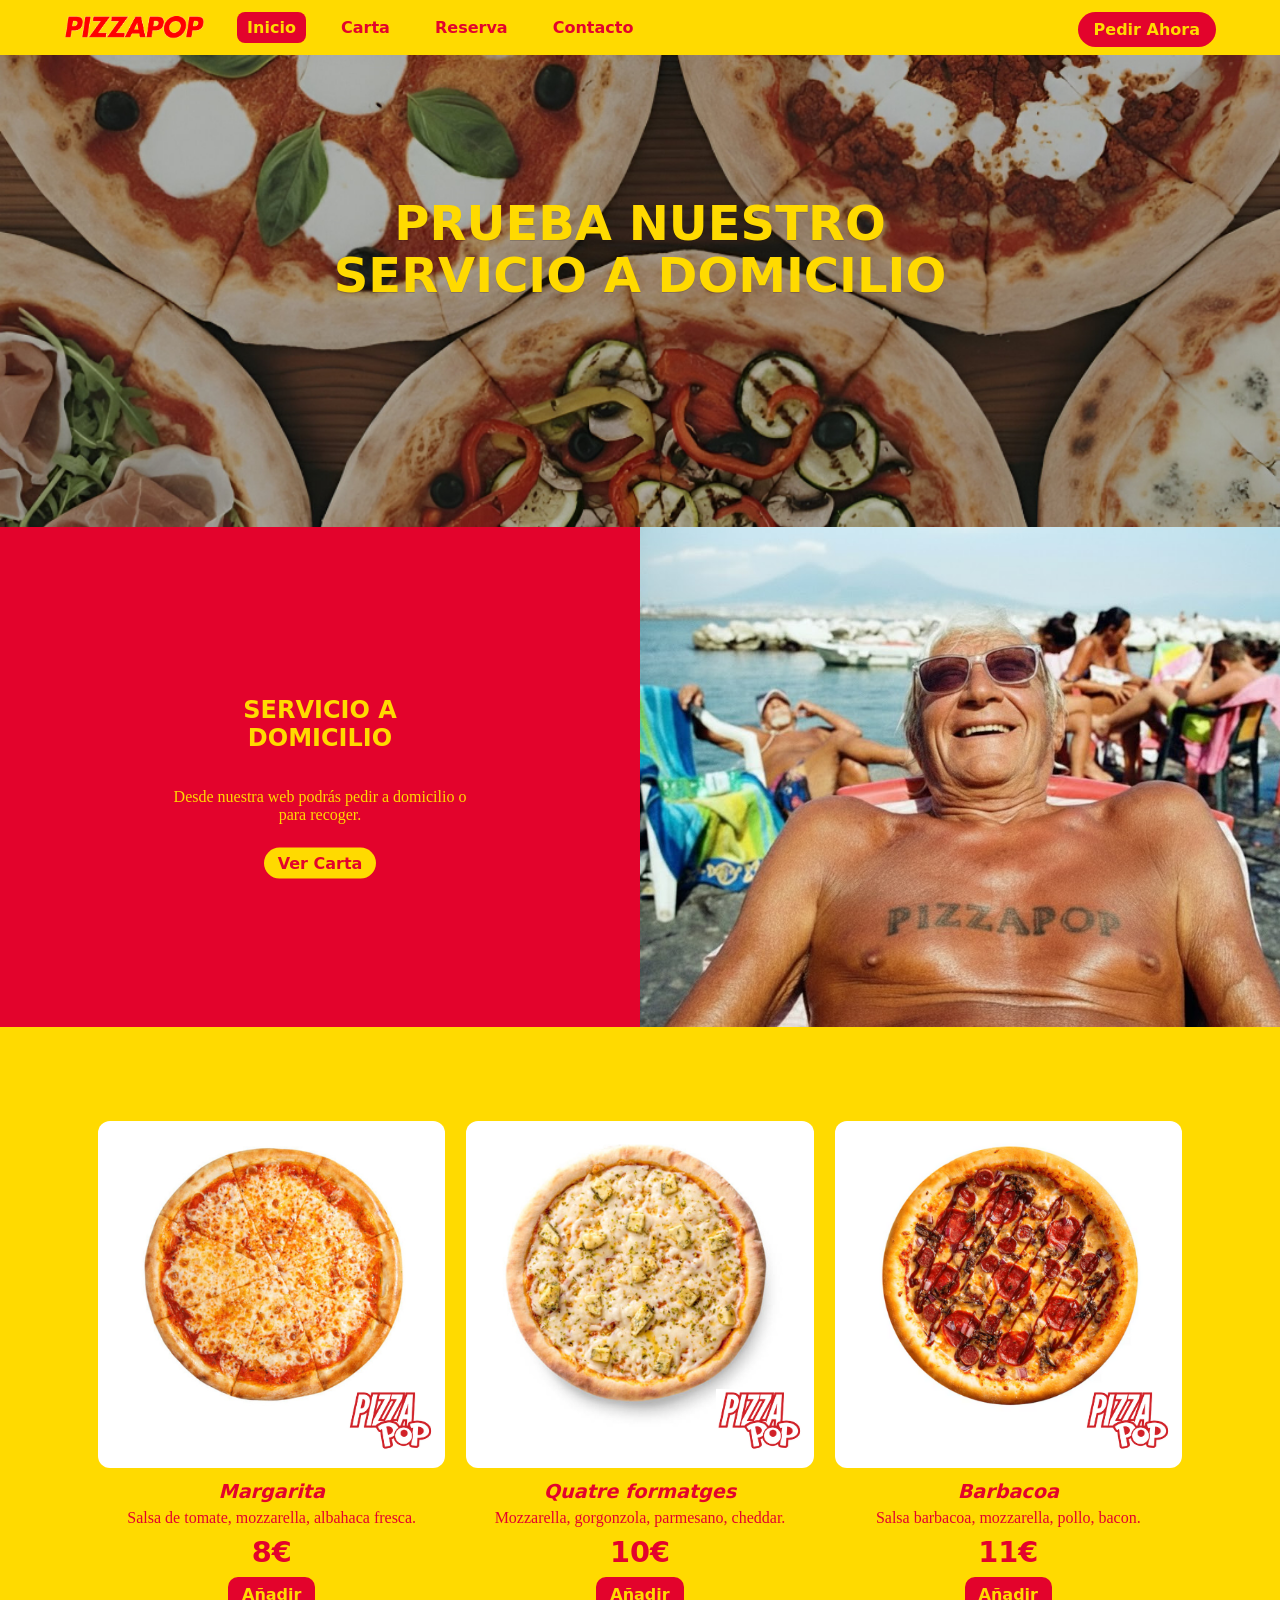
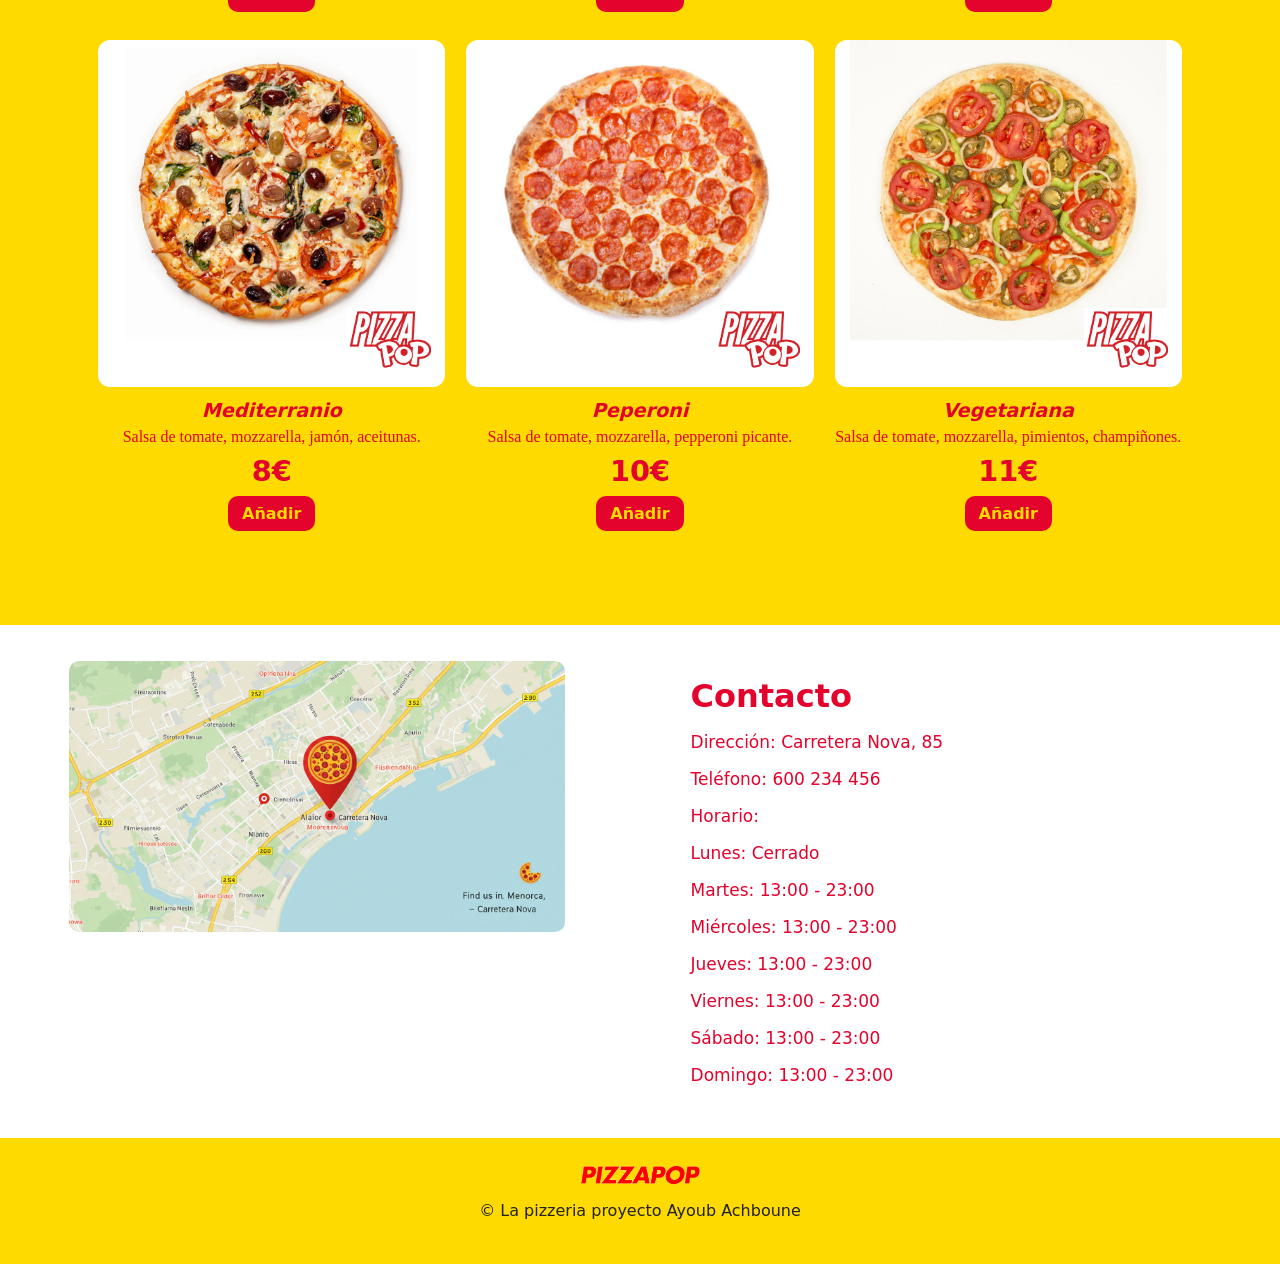
<file: index.html>
<!DOCTYPE html>
<html lang="es">
<head>
  <meta charset="utf-8" />
  <meta name="viewport" content="width=device-width,initial-scale=1" />
  <title>La Pizzeria - Inici</title>
  <link rel="stylesheet" href="css/general.css" />
  <link rel="stylesheet" href="css/inici.css" />
  <link rel="stylesheet" href="css/carta.css" />
  <link rel="stylesheet" href="css/reservas.css">
</head>
<body>

  <!-- header -->
  <header>
    <div class="topbar">
      <img src="img/LOGO.png" alt="logos" class="logo" />

      <!-- boton hamburguesa para movil -->
      <button class="hamburguesa" id="btnHamburguesa" aria-label="Menu">
        <span></span>
        <span></span>
        <span></span>
      </button>

      <nav class="mainnav" id="mainnav">
        <a data-pagina="inicio" class="activo">Inicio</a>
        <a data-pagina="carta">Carta</a>
        <a data-pagina="reservas">Reserva</a>
        <a data-pagina="contacto">Contacto</a>
      </nav>
      <a data-pagina="carta" class="pedir">Pedir Ahora</a>
    </div>
  </header>

  <!-- portada -->
   <section id="inicio">
      <section  class="portada">
        <img src="img/portada.jpg" alt="princpal img" />
        <h1 id="titol-portada">PRUEBA NUESTRO SERVICIO A DOMICILIO</h1>
      </section>

      <!-- bloques 50/50 -->
      <section  class="contenedor">
        <div class="izquierda">
          <div class="contenido_izq">
            <h2>SERVICIO A DOMICILIO</h2>
            <p id="subtitulo">Desde nuestra web podrás pedir a domicilio o para recoger.</p>
            <a id="boton" data-pagina="carta">Ver Carta</a>
          </div>
        </div>
        <div class="derecha">
          <img src="img/playa.jpg" alt="hombre" />
        </div>
      </section>


    <!-- carta resumen en la portada -->
    <section  class="carta">

      <article class="carta_element">
        <img src="img/margarita.png" alt="Margarita" />
        <h5>Margarita</h5>
        <p>Salsa de tomate, mozzarella, albahaca fresca.</p>
        <span>8€</span>
        <a data-pagina="carta">Añadir</a>
      </article>

      <article class="carta_element">
        <img src="img/4quesos.png" alt="Quatre formatges" />
        <h5>Quatre formatges</h5>
        <p>Mozzarella, gorgonzola, parmesano, cheddar.</p>
        <span>10€</span>
        <a data-pagina="carta">Añadir</a>
      </article>

      <article class="carta_element">
        <img src="img/barbacoa.png" alt="bar" />
        <h5>Barbacoa</h5>
        <p>Salsa barbacoa, mozzarella, pollo, bacon.</p>
        <span>11€</span>
        <a data-pagina="carta">Añadir</a>
      </article>
      <article class="carta_element">
        <img src="img/mediterranio.png" alt="medi" />
        <h5>Mediterranio</h5>
        <p>Salsa de tomate, mozzarella, jamón, aceitunas.</p>
        <span>8€</span>
        <a data-pagina="carta">Añadir</a>
      </article>

      <article class="carta_element">
        <img src="img/peperoni.png" alt="peoe" />
        <h5>Peperoni</h5>
        <p>Salsa de tomate, mozzarella, pepperoni picante.</p>
        <span>10€</span>
        <a data-pagina="carta">Añadir</a>
      </article>

      <article class="carta_element">
        <img src="img/vegetariana.png" alt="vege" />
        <h5>Vegetariana</h5>
        <p>Salsa de tomate, mozzarella, pimientos, champiñones.</p>
        <span>11€</span>
        <a data-pagina="carta">Añadir</a>
      </article>
    </section>


    <!-- contacto -->
  <section id="contacto" class="contacto">
    <img src="img/maps.jpg" alt="logo" />
    <div class="info">
      <h1>Contacto</h1>
      <p>Dirección: Carretera Nova, 85</p>
      <p>Teléfono: 600 234 456</p>
      <p>Horario:</p>
      <p>Lunes: Cerrado</p>
      <p>Martes: 13:00 - 23:00</p>
      <p>Miércoles: 13:00 - 23:00</p>
      <p>Jueves: 13:00 - 23:00</p>
      <p>Viernes: 13:00 - 23:00</p>
      <p>Sábado: 13:00 - 23:00</p>
      <p>Domingo: 13:00 - 23:00</p>
    </div>
  </section>
   </section>

<!-- carta completa -->
<main id="carta">
    <div class="titulo">
    <h1>LAS CLÁSICAS</h1>
    <p>Las pizzas de siempre ahora con receta mejorada. Ponte fino con las especialidades de toda la vida, las que nunca fallan.</p>
    </div>
     <section class="menu">
      <article class="carta_element">
      <img src="img/margarita.png" alt="Margarita" />
      <h5>Margarita</h5>
      <p>Salsa de tomate, mozzarella, albahaca fresca.</p>
      <div class="info">
      <span>7.99€</span>
      <a data-pagina="reservas">Añadir</a>
      </div>
    </article>

    <article class="carta_element">
      <img src="img/4quesos.png" alt="Quatre formatges" />
      <h5>Quatre formatges</h5>
      <p>Mozzarella, gorgonzola, parmesano, cheddar.</p>
      <div class="info">
      <span>10.99€</span>
      <a data-pagina="reservas">Añadir</a>
      </div>
    </article>

    <article class="carta_element">
      <img src="img/barbacoa.png" alt="bar" />
      <h5>Barbacoa</h5>
      <p>Salsa barbacoa, mozzarella, pollo, bacon.</p>
      <div class="info">
      <span>11.99€</span>
      <a data-pagina="reservas">Añadir</a>
      </div>
    </article>
    <article class="carta_element">
      <img src="img/mediterranio.png" alt="medi" />
      <h5>Mediterranio</h5>
      <p>Salsa de tomate, mozzarella, jamón, aceitunas.</p>
    <div class="info">
      <span>8,05€</span>
      <a data-pagina="reservas">Añadir</a>
      </div>
    </article>

    <article class="carta_element">
      <img src="img/peperoni.png" alt="peoe" />
      <h5>Peperoni</h5>
      <p>Salsa de tomate, mozzarella, pepperoni picante.</p>
      <div class="info">
      <span>10,99€</span>
      <a data-pagina="reservas">Añadir</a>
      </div>
    </article>

    <article class="carta_element">
      <img src="img/vegetariana.png" alt="vege" />
      <h5>Vegetariana</h5>
      <p>Salsa de tomate, mozzarella, pimientos, champiñones.</p>
      <div class="info">
      <span>11,45€</span>
      <a data-pagina="reservas">Añadir</a>
      </div>
      </article>
      <article class="carta_element">
      <img src="img/Cuatro_Estaciones.png" alt="vege" />
      <h5>Cuatro Estaciones</h5>
      <p>Salsa de tomate, mozzarella, champiñones, jamón, alcachofas, aceitunas.</p>
      <div class="info">
      <span>12,89€</span>
      <a data-pagina="reservas">Añadir</a>
      </div>
      </article>
      <article class="carta_element">
      <img src="img/Mexicana.png" alt="vege" />
      <h5>Mexicana</h5>
      <p>Salsa de tomate, mozzarella, jalapeños, chorizo, cebolla.</p>
      <div class="info">
      <span>13,99€</span>
      <a data-pagina="reservas">Añadir</a>
      </div>
      </article>

       <div class="titulo">
      <h1>BEBIDAS</h1>
      <p>Las bebidas de siempre ahora con receta mejorada. Disfruta de tus refrescos y cócteles favoritos, los que siempre saben igual de bien.</p>
      </div>
        <article class="bebida">
            <img src="img/carta_img/aquarius_lim.png" alt="">
            <h5>AQUARIUS LIMON</h5>
            <div class="info">
            <span>1,80€</span>
            <a data-pagina="reservas">Añadir</a>
            </div>
        </article>
        <article class="bebida">
            <img src="img/carta_img/aquarius_orange.png" alt="">
            <h5>AQUARIUS NARANJA</h5>
            <div class="info">
            <span>1,40€</span>
            <a data-pagina="reservas">Añadir</a>
            </div>
        </article>
        <article class="bebida">
            <img src="img/carta_img/cacaolat.png" alt="">
            <h5>CACAOLAT</h5>
            <div class="info">
            <span>1,20€</span>
            <a data-pagina="reservas">Añadir</a>
            </div>
        </article>
        <article class="bebida">
            <img src="img/carta_img/coca.png" alt="">
            <h5>COCACOLA</h5>
            <div class="info">
            <span>1,80€</span>
            <a data-pagina="reservas">Añadir</a>
            </div>
        </article>
        <article class="bebida">
            <img src="img/carta_img/fanta.png" alt="">
            <h5>FANTA NARANJA</h5>
            <div class="info">
            <span>1,70€</span>
            <a data-pagina="reservas">Añadir</a>
            </div>
        </article>
        <article class="bebida">
            <img src="img/carta_img/kas.png" alt="">
            <h5>KAS LIMON</h5>
            <div class="info">
            <span>1,65€</span>
            <a data-pagina="reservas">Añadir</a>
            </div>
        </article>
        <article class="bebida">
            <img src="img/carta_img/nestea.png" alt="">
            <h5>NESTEA</h5>
            <div class="info">
            <span>1,86€</span>
            <a data-pagina="reservas">Añadir</a>
            </div>
        </article>
        <article class="bebida">
            <img src="img/carta_img/agua.png" alt="">
            <h5>AGUA</h5>
            <div class="info">
            <span>1,23€</span>
            <a data-pagina="reservas">Añadir</a>
            </div>
        </article>
     </section>
  </main>


   <!-- reservas -->
  <section id="reservas">
    <h1 class="titulo_reservas">RESERVA TU MESA</h1>

    <form name="formulario" id="formReserva" novalidate>

      <div class="campo">
        <label for="nombre">Nombre:</label>
        <input type="text" id="nombre" name="nombre" />
      </div>

      <div class="campo">
          <label for="contacto_input">Telefono o Email:</label>
          <input type="text" id="contacto_input" name="contacto" placeholder="Ej. 600123456 o nombre@mail.com"/>
      </div>

      <div class="campo">
        <label for="fecha">Fecha:</label>
        <input type="date" id="fecha" name="fecha"/>
      </div>

      <div class="campo">
          <label for="hora">Hora:</label>
          <input type="time" id="hora" name="hora"/>
      </div>

      <div class="campo">
          <label for="personas">Numero de Personas:</label>
          <input type="number" id="personas" name="personas" min="1">
      </div>

      <div class="campo radios">
        <label>
          <input type="radio" name="ubicacion" value="interior" checked> Interior
        </label>
        <label>
          <input type="radio" name="ubicacion" value="exterior"> Exterior
        </label>
      </div>

      <div class="campo">
        <button type="submit" id="btnEnviar">Reservar</button>
      </div>

      <!-- mensaje confirmacion -->
      <div id="confirmacion"></div>

    </form>

  </section>

  <footer>
    <div class="footer_envo">
      <div class="footer_derecha">
        <img src="img/LOGO.png" alt="" />
      </div>
      <div class="footer_derecha">
        <p>© La pizzeria proyecto Ayoub Achboune</p>
      </div>
    </div>
  </footer>

  <!-- scripts separados por modulos -->
  <script src="js/datos.js"></script>
  <script src="js/navegacion.js"></script>
  <script src="js/reservas.js"></script>
</body>
</html>
</file>
<file: css/general.css>
/* css general */
:root{
  --rojito: #e3032c;
  --amarillito: #ffda00;
  --blanco: #ffffff;
  --negro: #222222;
  --base-font: 16px;
}


*{
  box-sizing: border-box;
}
html, body{
  margin:0;
  padding:0;
  font-family: system-ui, -apple-system, 'Segoe UI', Roboto, 'Helvetica Neue', Arial, sans-serif; font-size: var(--base-font); color: var(--negro); }

/* enlaces */
a{
  color:inherit;
  text-decoration:none;
  cursor: pointer;
}

img{
  max-width:100%;
  height:auto;
  display:block;
}

.container{
  width:90%;
  margin:0 auto;
}
/* estilo header */
header{
  background-color:
  var(--amarillito);
  position: relative;
}
header .topbar{
  padding: 12px 5%;
  position: relative;
}

.logo{
  width:140px;
  display:inline-block;
  vertical-align:middle;
}

.mainnav{
  display:inline-block;
  vertical-align:middle;
  margin-left:18px;
}
.mainnav a{
  display:inline-block;
  margin:0 10px;
  font-weight:700;
  color:var(--rojito);
  padding: 6px 10px;
  border-radius: 8px;
}

.mainnav a:hover{
  background-color: var(--rojito);
  color: var(--amarillito);
}

/* enlace activo */
.mainnav a.activo{
  background-color: var(--rojito);
  color: var(--amarillito);
}

/* boton hamburguesa (oculto en pc) */
.hamburguesa{
  display: none;
  background: transparent;
  border: none;
  cursor: pointer;
  position: absolute;
  right: 5%;
  top: 18px;
  z-index: 10;
}
.hamburguesa span{
  display: block;
  width: 28px;
  height: 4px;
  background: var(--rojito);
  margin: 5px 0;
  border-radius: 2px;
}

/* boton pedir */
.pedir{
  display:inline-block;
  background:var(--rojito);
  color:var(--amarillito);
  padding:8px 16px;
  border-radius:30px;
  position:absolute;
  right:5%;
  top: 12px;
  font-weight:700;
}

/* footer abajo */
footer{
  background:var(--amarillito);
  padding:28px 5%;
}
.footer_envo{
  display:block;
  text-align: center;
}
.footer_envo img{
  width:120px;
  margin: 0 auto;
}

/* responsive menu hamburguesa */
@media (max-width: 768px){
  .hamburguesa{
    display: block;
  }
  .pedir{
    display: none;
  }
  .mainnav{
    display: none;
    width: 100%;
    margin-left: 0;
    margin-top: 12px;
    text-align: center;
  }
  .mainnav.abierto{
    display: block;
  }
  .mainnav a{
    display: block;
    margin: 6px 0;
  }
}
</file>
<file: css/inici.css>
/* portada */
.portada{ 
  position: relative; 
  overflow:hidden; 
}
.portada img{ 
  display:block; 
  width:100%; 
  height:auto; 
}
.portada h1{
  position:absolute;
  top:30%;
  left:50%;
  transform: translateX(-50%);
  width:60%;
  text-align:center;
  color:var(--amarillito);
  font-size:2.6rem;
  margin:0;
  line-height:1.1;
  text-shadow: 0 1px 0 rgba(0,0,0,0.15);
}

/* contendor 50/50 */
.contenedor{ 
  text-align:center; 
  font-size:0; 
} /* tuve que eliminar los espacios con font-size */
.izquierda, .derecha{
  display:inline-block;
  width:50%;
  vertical-align:top;
  font-size:initial; 
  height:500px; 
  position:relative;
}
.izquierda{ 
  background:var(--rojito);
  color:var(--amarillito);
}

.derecha{ 
  background:var(--amarillito); 
  color:var(--rojito); 
}

.derecha img{ 
  width:100%; 
  height:100%; 
  object-fit:cover; 
}

/* contenido antes de la img */
.contenido_izq{
  position:absolute;
  top:50%;
  left:50%;
  transform:translate(-50%,-50%);
  text-align:center;
  padding:12px;
}
#titol-portada{
  display: inline-block;
  width: 50%;
}



/* boton subtitulo */
#subtitulo{
  display:inline-block; 
  max-width:600px; 
  font-family: serif; 
}
#boton{ 
  display:inline-block; 
  background:var(--amarillito); 
  color:var(--rojito); padding:6px 14px; 
  border-radius:20px; font-weight:700; 
  margin-top:8px; 
}

/* carat  */
.carta{
   background:var(--amarillito); 
   padding:60px 20px; text-align:center; 
   color:var(--rojito); 
}
.carta_element{
  display:inline-block;
  width:28%;
  min-width:220px;
  vertical-align:top;
  margin:14px 8px;
  background:transparent;
}
.carta_element img{ 
  border-radius:12px; 
  display:block; 
}
.carta_element h5{ 
  margin:12px 0 6px; 
  font-style:italic; 
  font-size:1.2rem; 
}
.carta_element p{ 
  font-family:serif;
  margin:0; 
}
.carta_element span{ 
  display:block; 
  font-size:1.8rem; 
  font-weight:bold;
  margin-top:8px; 
}
.carta_element a{ 
  display:inline-block; 
  margin-top:8px; 
  padding:8px 14px; 
  border-radius:10px; 
  background:var(--rojito); 
  color:var(--amarillito); 
  font-weight:700; 
}

/* contacto */
.contacto{ 
  background:var(--blanco); 
  padding:36px 20px; 
  text-align:center; 
}


.contacto img {
  display: inline-block;
  width: 40%;       
  vertical-align: top; 
  margin-right: 20px;  
  border-radius: 10px;
}

.contacto .info {
  display: inline-block;
  width: 50%;       
  position: relative;
  left: 100px;
  font-size: 17px;
  vertical-align: top;
  text-align: left; 
}
.contacto h1{ 
  color:var(--rojito); 
  font-size:2rem; 
  margin:10px 0; 
}
.contacto .info{ 
  color:var(--rojito); 
  margin-top:6px; 
}



/* movil */
@media (max-width:600px){
  .portada h1{ 
    font-size:1.6rem; 
    top:40%; 
    width:80%; 
  }
  .izquierda, .derecha{ 
    display:block; 
    width:100%; 
    height:350px; 
  }
  .contenedor{ 
    font-size:initial; 
  }
  .carta_element{ 
    display:block; 
    width:100%; 
    min-width:0; 
    margin-bottom:20px; 
  }
  .contacto img{ 
    width:80%; 
  }
  .pedir{ 
    position:static; 
    display:inline-block; 
    margin-top:8px; 
    float:none; 
    right:auto; 
  }
}

/* Tablet*/
@media (min-width:601px) and (max-width:1024px){
  .portada h1{ 
    font-size:2.2rem; 
    width:70%; 
  }
  .izquierda, .derecha{ 
    display:block; 
    width:100%; 
    height:450px; 
  }
  .carta_element{ 
    width:45%; 
  }
  .contacto img{ 
    width:50%; 
  }
}

/* PC*/
@media (min-width:1025px){
  .portada h1{ 
    font-size:3rem; 
  }
  .carta{ 
    padding:80px 20px; 
  }
}
</file>
<file: css/carta.css>
#carta{
    width: 100%;
    background-color: red;
    min-height: 100vh;
    display: flex;
    flex-direction: column;
    display: none
    
}
#carta section{
    display: flex;
    flex-wrap: wrap;
    gap: 5%;
    justify-content: space-around;
}

#carta section article img{
    border-radius: 15px;
    
}

#carta section article{
    background-color: yellow;
    width: 350px;
    border-radius: 15px;
    box-sizing: border-box;
    
    
}

#carta section article h5{
    text-align: center;
    font-size: 15px;
 
}

#carta article{
    display: flex;
    flex-direction: column;
    align-items: center;
    padding: 10px;
}

#carta .info{
    display: flex;
    width: 100%;
    justify-content: space-around;
    align-items: center;
    flex-wrap: wrap;
    gap: 10px;
    padding: 10px;
}

#carta .info a{
    color: yellow;
    background-color: red;
    padding: 5px 15px;
    border-radius: 10px;
}

#carta .info span{
    color: red;
    font-weight: bold;
    font-size: 20px;
    font-style: italic;
}

#carta section{
    display: flex;
    justify-content: center;
    flex-wrap: wrap;
    width: 90%;
    margin: 0 auto;
    row-gap: 40px;
    margin-top: 40px;
    margin-bottom: 40px;
}

#carta .titulo{
    color: white;
    padding-left: 100px;
    font-size: 20px;
    width: 100%;

}




#carta .carta_element h5{
    font-size: 20px;
    margin: 10px;
}
#carta .carta_element p{
    text-align: center;
}


#carta .carta_element:hover{
    transform: scale(1.1);
    transition: transform 0.8s;
}

#carta .bebida:hover{
    transform: scale(1.1);
    transition: transform 0.8s;

}
</file>
<file: css/reservas.css>
#reservas{
    display: none;
    background-color: var(--rojito);
    min-height: 90vh;
    padding: 40px 20px;
}

.titulo_reservas{
    text-align: center;
    color: var(--amarillito);
}

#formReserva{
    max-width: 500px;
    margin: 0 auto;
    background-color: var(--amarillito);
    padding: 30px;
    border-radius: 15px;
}

.campo{
    margin-bottom: 15px;
    display: flex;
    flex-direction: column;
}

.campo label{
    color: var(--rojito);
    font-weight: bold;
    margin-bottom: 5px;
}

#formReserva input[type=text],
#formReserva input[type=date],
#formReserva input[type=time],
#formReserva input[type=number]{
    height: 35px;
    border: 1px solid #ccc;
    border-radius: 5px;
    padding: 5px;
    background-color: white;
}

.radios{
    flex-direction: row;
    gap: 20px;
}

.radios label{
    color: var(--rojito);
}

#btnEnviar{
    background-color: var(--rojito);
    color: var(--amarillito);
    border: none;
    padding: 10px;
    font-weight: bold;
    border-radius: 20px;
    cursor: pointer;
    width: 100%;
}

#confirmacion{
    margin-top: 20px;
    color: var(--rojito);
}

#confirmacion h2{
    color: green;
    text-align: center;
}
</file>
